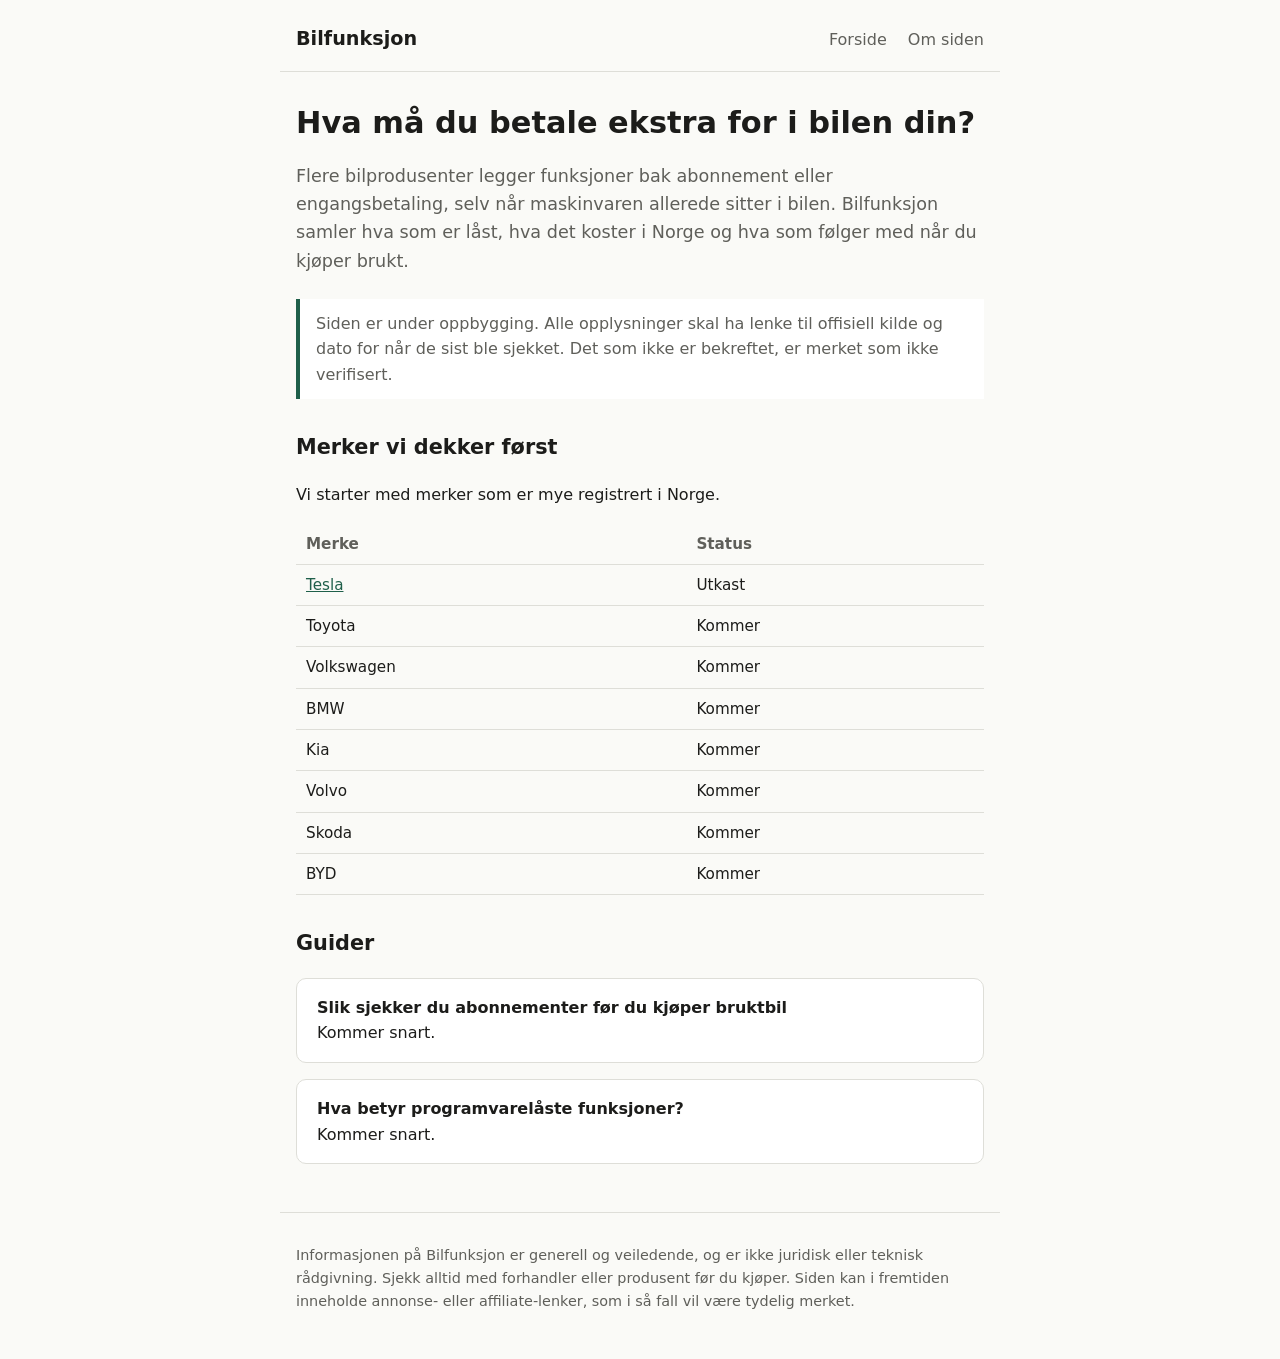
<file: index.html>
<!doctype html>
<html lang="nb">
<head>
  <meta charset="utf-8">
  <meta name="viewport" content="width=device-width, initial-scale=1">
  <title>Bilfunksjon – hva koster funksjonene i bilen?</title>
  <meta name="description" content="Norsk oversikt over funksjoner i biler som er låst bak abonnement eller engangsbetaling, hva de koster og hva som følger med ved bruktkjøp.">
  <link rel="stylesheet" href="style.css">
</head>
<body>
  <header>
    <a class="logo" href="index.html">Bilfunksjon</a>
    <nav>
      <a href="index.html">Forside</a>
      <a href="om.html">Om siden</a>
    </nav>
  </header>

  <main>
    <h1>Hva må du betale ekstra for i bilen din?</h1>
    <p class="lead">
      Flere bilprodusenter legger funksjoner bak abonnement eller engangsbetaling,
      selv når maskinvaren allerede sitter i bilen. Bilfunksjon samler hva som er
      låst, hva det koster i Norge og hva som følger med når du kjøper brukt.
    </p>

    <div class="notice">
      Siden er under oppbygging. Alle opplysninger skal ha lenke til offisiell kilde
      og dato for når de sist ble sjekket. Det som ikke er bekreftet, er merket som
      ikke verifisert.
    </div>

    <h2>Merker vi dekker først</h2>
    <p>Vi starter med merker som er mye registrert i Norge.</p>

    <table>
      <thead>
        <tr><th>Merke</th><th>Status</th></tr>
      </thead>
      <tbody>
        <tr><td><a href="tesla.html">Tesla</a></td><td>Utkast</td></tr>
        <tr><td>Toyota</td><td>Kommer</td></tr>
        <tr><td>Volkswagen</td><td>Kommer</td></tr>
        <tr><td>BMW</td><td>Kommer</td></tr>
        <tr><td>Kia</td><td>Kommer</td></tr>
        <tr><td>Volvo</td><td>Kommer</td></tr>
        <tr><td>Skoda</td><td>Kommer</td></tr>
        <tr><td>BYD</td><td>Kommer</td></tr>
      </tbody>
    </table>

    <h2>Guider</h2>
    <div class="card">
      <strong>Slik sjekker du abonnementer før du kjøper bruktbil</strong><br>
      Kommer snart.
    </div>
    <div class="card">
      <strong>Hva betyr programvarelåste funksjoner?</strong><br>
      Kommer snart.
    </div>
  </main>

  <footer>
    <p>
      Informasjonen på Bilfunksjon er generell og veiledende, og er ikke juridisk
      eller teknisk rådgivning. Sjekk alltid med forhandler eller produsent før du
      kjøper. Siden kan i fremtiden inneholde annonse- eller affiliate-lenker, som
      i så fall vil være tydelig merket.
    </p>
  </footer>
</body>
</html>
</file>
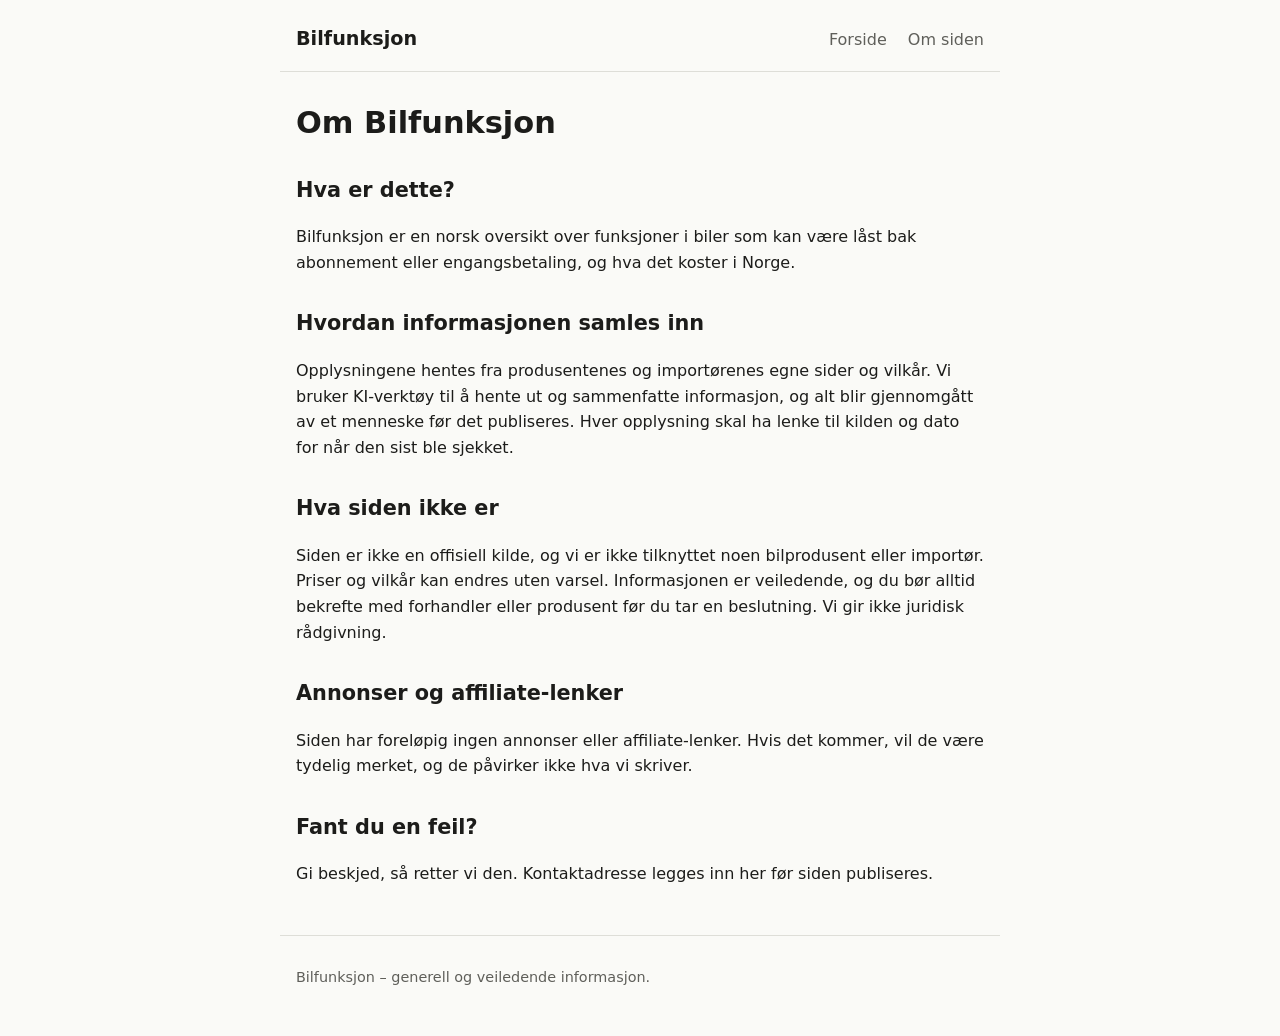
<file: om.html>
<!doctype html>
<html lang="nb">
<head>
  <meta charset="utf-8">
  <meta name="viewport" content="width=device-width, initial-scale=1">
  <title>Om Bilfunksjon</title>
  <meta name="description" content="Hvem som står bak Bilfunksjon, hvordan informasjonen samles inn, og hva siden ikke er.">
  <link rel="stylesheet" href="style.css">
</head>
<body>
  <header>
    <a class="logo" href="index.html">Bilfunksjon</a>
    <nav>
      <a href="index.html">Forside</a>
      <a href="om.html">Om siden</a>
    </nav>
  </header>

  <main>
    <h1>Om Bilfunksjon</h1>

    <h2>Hva er dette?</h2>
    <p>
      Bilfunksjon er en norsk oversikt over funksjoner i biler som kan være låst
      bak abonnement eller engangsbetaling, og hva det koster i Norge.
    </p>

    <h2>Hvordan informasjonen samles inn</h2>
    <p>
      Opplysningene hentes fra produsentenes og importørenes egne sider og vilkår.
      Vi bruker KI-verktøy til å hente ut og sammenfatte informasjon, og alt blir
      gjennomgått av et menneske før det publiseres. Hver opplysning skal ha lenke
      til kilden og dato for når den sist ble sjekket.
    </p>

    <h2>Hva siden ikke er</h2>
    <p>
      Siden er ikke en offisiell kilde, og vi er ikke tilknyttet noen bilprodusent
      eller importør. Priser og vilkår kan endres uten varsel. Informasjonen er
      veiledende, og du bør alltid bekrefte med forhandler eller produsent før du
      tar en beslutning. Vi gir ikke juridisk rådgivning.
    </p>

    <h2>Annonser og affiliate-lenker</h2>
    <p>
      Siden har foreløpig ingen annonser eller affiliate-lenker. Hvis det kommer,
      vil de være tydelig merket, og de påvirker ikke hva vi skriver.
    </p>

    <h2>Fant du en feil?</h2>
    <p>
      Gi beskjed, så retter vi den. Kontaktadresse legges inn her før siden
      publiseres.
    </p>
  </main>

  <footer>
    <p>Bilfunksjon – generell og veiledende informasjon.</p>
  </footer>
</body>
</html>
</file>
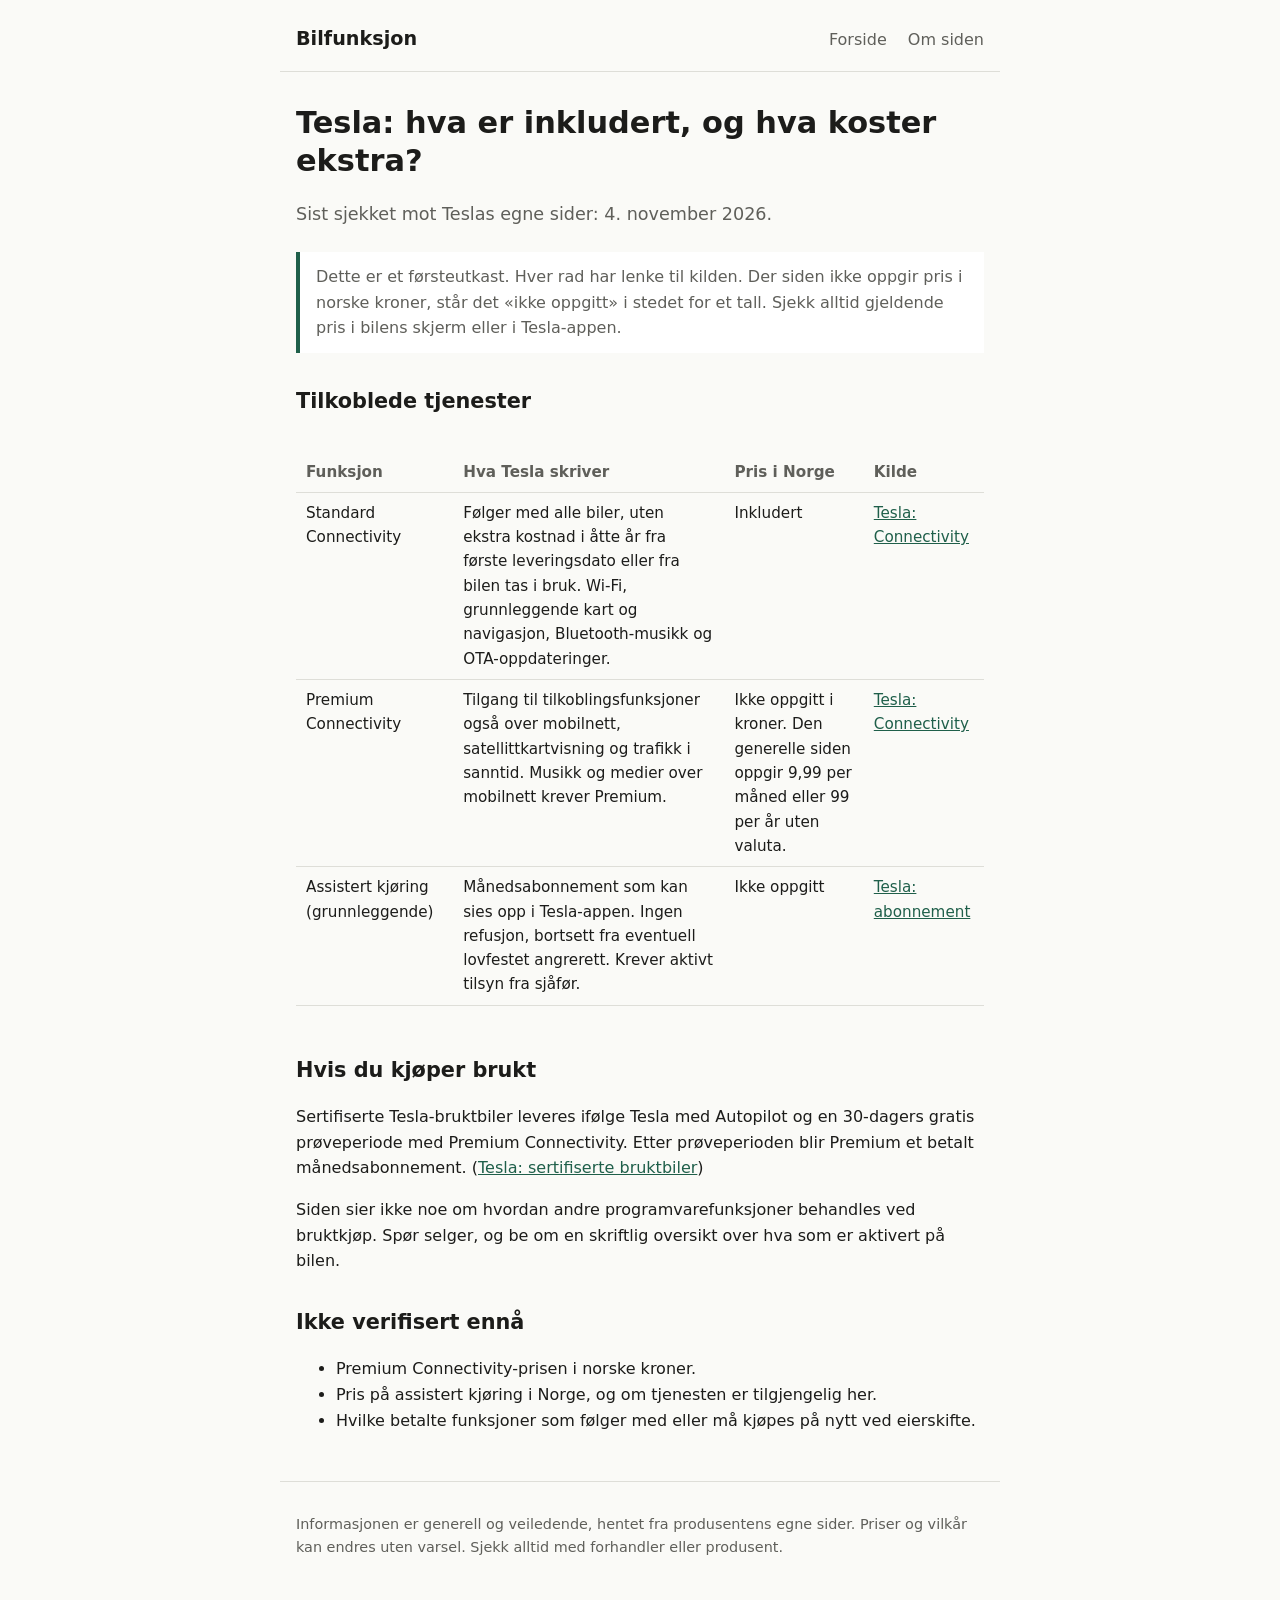
<file: tesla.html>
<!doctype html>
<html lang="nb">
<head>
  <meta charset="utf-8">
  <meta name="viewport" content="width=device-width, initial-scale=1">
  <title>Tesla: abonnement og tilkoblede tjenester – Bilfunksjon</title>
  <meta name="description" content="Hva som er inkludert og hva som koster ekstra i Tesla i Norge: tilkoblede tjenester, Premium Connectivity og assistert kjøring. Med kilder og dato.">
  <link rel="stylesheet" href="style.css">
</head>
<body>
  <header>
    <a class="logo" href="index.html">Bilfunksjon</a>
    <nav>
      <a href="index.html">Forside</a>
      <a href="om.html">Om siden</a>
    </nav>
  </header>

  <main>
    <h1>Tesla: hva er inkludert, og hva koster ekstra?</h1>
    <p class="lead">Sist sjekket mot Teslas egne sider: 4. november 2026.</p>

    <div class="notice">
      Dette er et førsteutkast. Hver rad har lenke til kilden. Der siden ikke oppgir
      pris i norske kroner, står det «ikke oppgitt» i stedet for et tall. Sjekk alltid
      gjeldende pris i bilens skjerm eller i Tesla-appen.
    </div>

    <h2>Tilkoblede tjenester</h2>
    <div class="table-wrap">
    <table>
      <thead>
        <tr><th>Funksjon</th><th>Hva Tesla skriver</th><th>Pris i Norge</th><th>Kilde</th></tr>
      </thead>
      <tbody>
        <tr>
          <td>Standard Connectivity</td>
          <td>Følger med alle biler, uten ekstra kostnad i åtte år fra første leveringsdato eller fra bilen tas i bruk. Wi-Fi, grunnleggende kart og navigasjon, Bluetooth-musikk og OTA-oppdateringer.</td>
          <td>Inkludert</td>
          <td><a href="https://www.tesla.com/support/connectivity">Tesla: Connectivity</a></td>
        </tr>
        <tr>
          <td>Premium Connectivity</td>
          <td>Tilgang til tilkoblingsfunksjoner også over mobilnett, satellittkartvisning og trafikk i sanntid. Musikk og medier over mobilnett krever Premium.</td>
          <td>Ikke oppgitt i kroner. Den generelle siden oppgir 9,99 per måned eller 99 per år uten valuta.</td>
          <td><a href="https://www.tesla.com/support/connectivity">Tesla: Connectivity</a></td>
        </tr>
        <tr>
          <td>Assistert kjøring (grunnleggende)</td>
          <td>Månedsabonnement som kan sies opp i Tesla-appen. Ingen refusjon, bortsett fra eventuell lovfestet angrerett. Krever aktivt tilsyn fra sjåfør.</td>
          <td>Ikke oppgitt</td>
          <td><a href="https://www.tesla.com/no_no/support/full-self-driving-subscriptions">Tesla: abonnement</a></td>
        </tr>
      </tbody>
    </table>
    </div>

    <h2>Hvis du kjøper brukt</h2>
    <p>
      Sertifiserte Tesla-bruktbiler leveres ifølge Tesla med Autopilot og en
      30-dagers gratis prøveperiode med Premium Connectivity. Etter prøveperioden
      blir Premium et betalt månedsabonnement.
      (<a href="https://www.tesla.com/no_no/support/certified-pre-owned">Tesla: sertifiserte bruktbiler</a>)
    </p>
    <p>
      Siden sier ikke noe om hvordan andre programvarefunksjoner behandles ved
      bruktkjøp. Spør selger, og be om en skriftlig oversikt over hva som er aktivert
      på bilen.
    </p>

    <h2>Ikke verifisert ennå</h2>
    <ul>
      <li>Premium Connectivity-prisen i norske kroner.</li>
      <li>Pris på assistert kjøring i Norge, og om tjenesten er tilgjengelig her.</li>
      <li>Hvilke betalte funksjoner som følger med eller må kjøpes på nytt ved eierskifte.</li>
    </ul>
  </main>

  <footer>
    <p>
      Informasjonen er generell og veiledende, hentet fra produsentens egne sider.
      Priser og vilkår kan endres uten varsel. Sjekk alltid med forhandler eller produsent.
    </p>
  </footer>
</body>
</html>
</file>
<file: style.css>
:root {
  --bg: #fafaf7;
  --text: #1c1c1a;
  --muted: #5f5f5a;
  --accent: #1f5f4a;
  --line: #deded8;
  --card: #ffffff;
}

@media (prefers-color-scheme: dark) {
  :root {
    --bg: #161715;
    --text: #ecece6;
    --muted: #a3a39b;
    --accent: #6cc4a1;
    --line: #2c2d2a;
    --card: #1d1e1b;
  }
}

* { box-sizing: border-box; }

body {
  margin: 0;
  background: var(--bg);
  color: var(--text);
  font-family: system-ui, -apple-system, "Segoe UI", Roboto, sans-serif;
  line-height: 1.6;
}

header, main, footer {
  max-width: 720px;
  margin: 0 auto;
  padding: 0 16px;
}

header {
  padding-top: 24px;
  padding-bottom: 16px;
  border-bottom: 1px solid var(--line);
  display: flex;
  justify-content: space-between;
  align-items: baseline;
  flex-wrap: wrap;
  gap: 8px;
}

.logo {
  font-weight: 700;
  font-size: 1.2rem;
  color: var(--text);
  text-decoration: none;
}

nav a {
  color: var(--muted);
  text-decoration: none;
  margin-left: 16px;
}

nav a:hover { color: var(--accent); }

h1 { font-size: 1.9rem; line-height: 1.25; margin-top: 32px; }
h2 { font-size: 1.3rem; margin-top: 32px; }

a { color: var(--accent); }

.lead { font-size: 1.1rem; color: var(--muted); }

.card {
  background: var(--card);
  border: 1px solid var(--line);
  border-radius: 10px;
  padding: 16px 20px;
  margin: 16px 0;
}

.notice {
  border-left: 4px solid var(--accent);
  background: var(--card);
  padding: 12px 16px;
  margin: 24px 0;
  color: var(--muted);
}

table {
  width: 100%;
  border-collapse: collapse;
  margin: 16px 0;
  font-size: 0.95rem;
}

th, td {
  text-align: left;
  padding: 8px 10px;
  border-bottom: 1px solid var(--line);
  vertical-align: top;
}

th { color: var(--muted); font-weight: 600; }

.table-wrap { overflow-x: auto; }
.table-wrap table { min-width: 560px; }

footer {
  margin-top: 48px;
  padding-top: 16px;
  padding-bottom: 32px;
  border-top: 1px solid var(--line);
  color: var(--muted);
  font-size: 0.9rem;
}
</file>
